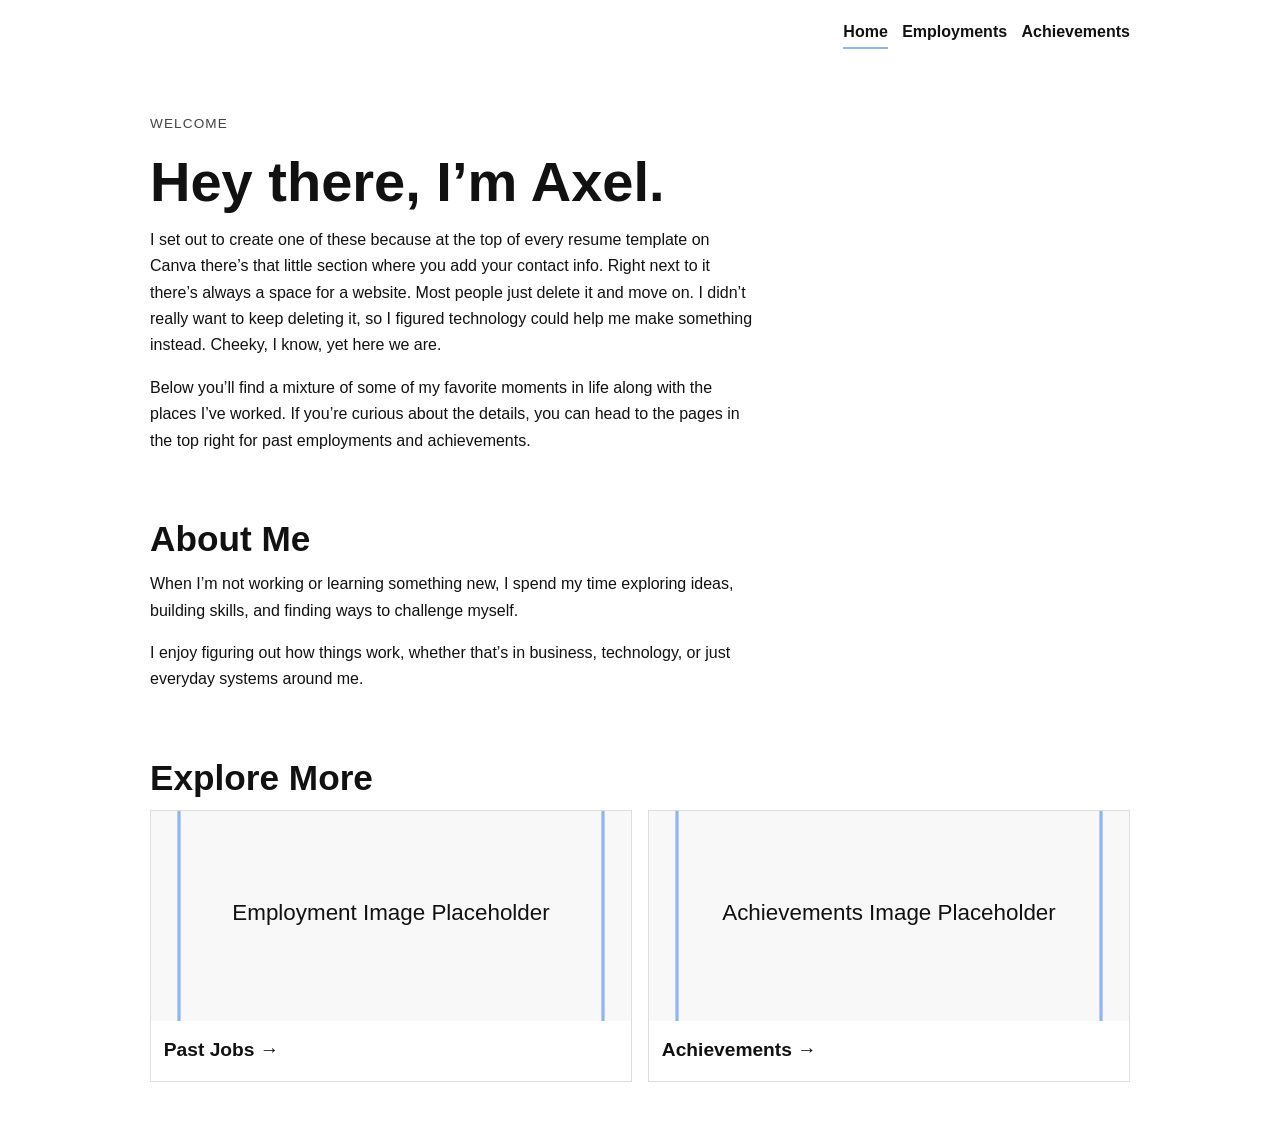
<file: index.html>
<!DOCTYPE html>
<html lang="en">
<head>
  <meta charset="UTF-8" />
  <meta name="viewport" content="width=device-width, initial-scale=1.0" />
  <title>Axel | Home</title>
  <link rel="stylesheet" href="style.css" />
</head>
<body>
  <header class="site-header">
    <nav aria-label="Primary" class="main-nav">
      <a href="index.html" aria-current="page">Home</a>
      <a href="employments.html">Employments</a>
      <a href="achievements.html">Achievements</a>
    </nav>
  </header>

  <main>
    <section class="hero section-space">
      <p class="eyebrow">Welcome</p>
      <h1>Hey there, I’m Axel.</h1>
      <p>
        I set out to create one of these because at the top of every resume template on Canva
        there’s that little section where you add your contact info. Right next to it there’s
        always a space for a website. Most people just delete it and move on. I didn’t really
        want to keep deleting it, so I figured technology could help me make something instead.
        Cheeky, I know, yet here we are.
      </p>
      <p>
        Below you’ll find a mixture of some of my favorite moments in life along with the places
        I’ve worked. If you’re curious about the details, you can head to the pages in the top
        right for past employments and achievements.
      </p>
    </section>

    <section class="section-space" aria-labelledby="about-heading">
      <h2 id="about-heading">About Me</h2>
      <p>
        When I’m not working or learning something new, I spend my time exploring ideas, building
        skills, and finding ways to challenge myself.
      </p>
      <p>
        I enjoy figuring out how things work, whether that’s in business, technology, or just
        everyday systems around me.
      </p>
    </section>

    <section class="section-space" aria-label="Page navigation cards">
      <h2>Explore More</h2>
      <div class="card-grid">
        <a class="nav-card" href="employments.html">
          <!-- Replace this placeholder image with a custom employment image later -->
          <img src="images/employments-placeholder.svg" alt="Placeholder visual for employments page" />
          <span>Past Jobs →</span>
        </a>

        <a class="nav-card" href="achievements.html">
          <!-- Replace this placeholder image with a custom achievements image later -->
          <img src="images/achievements-placeholder.svg" alt="Placeholder visual for achievements page" />
          <span>Achievements →</span>
        </a>
      </div>
    </section>
  </main>
</body>
</html>
</file>
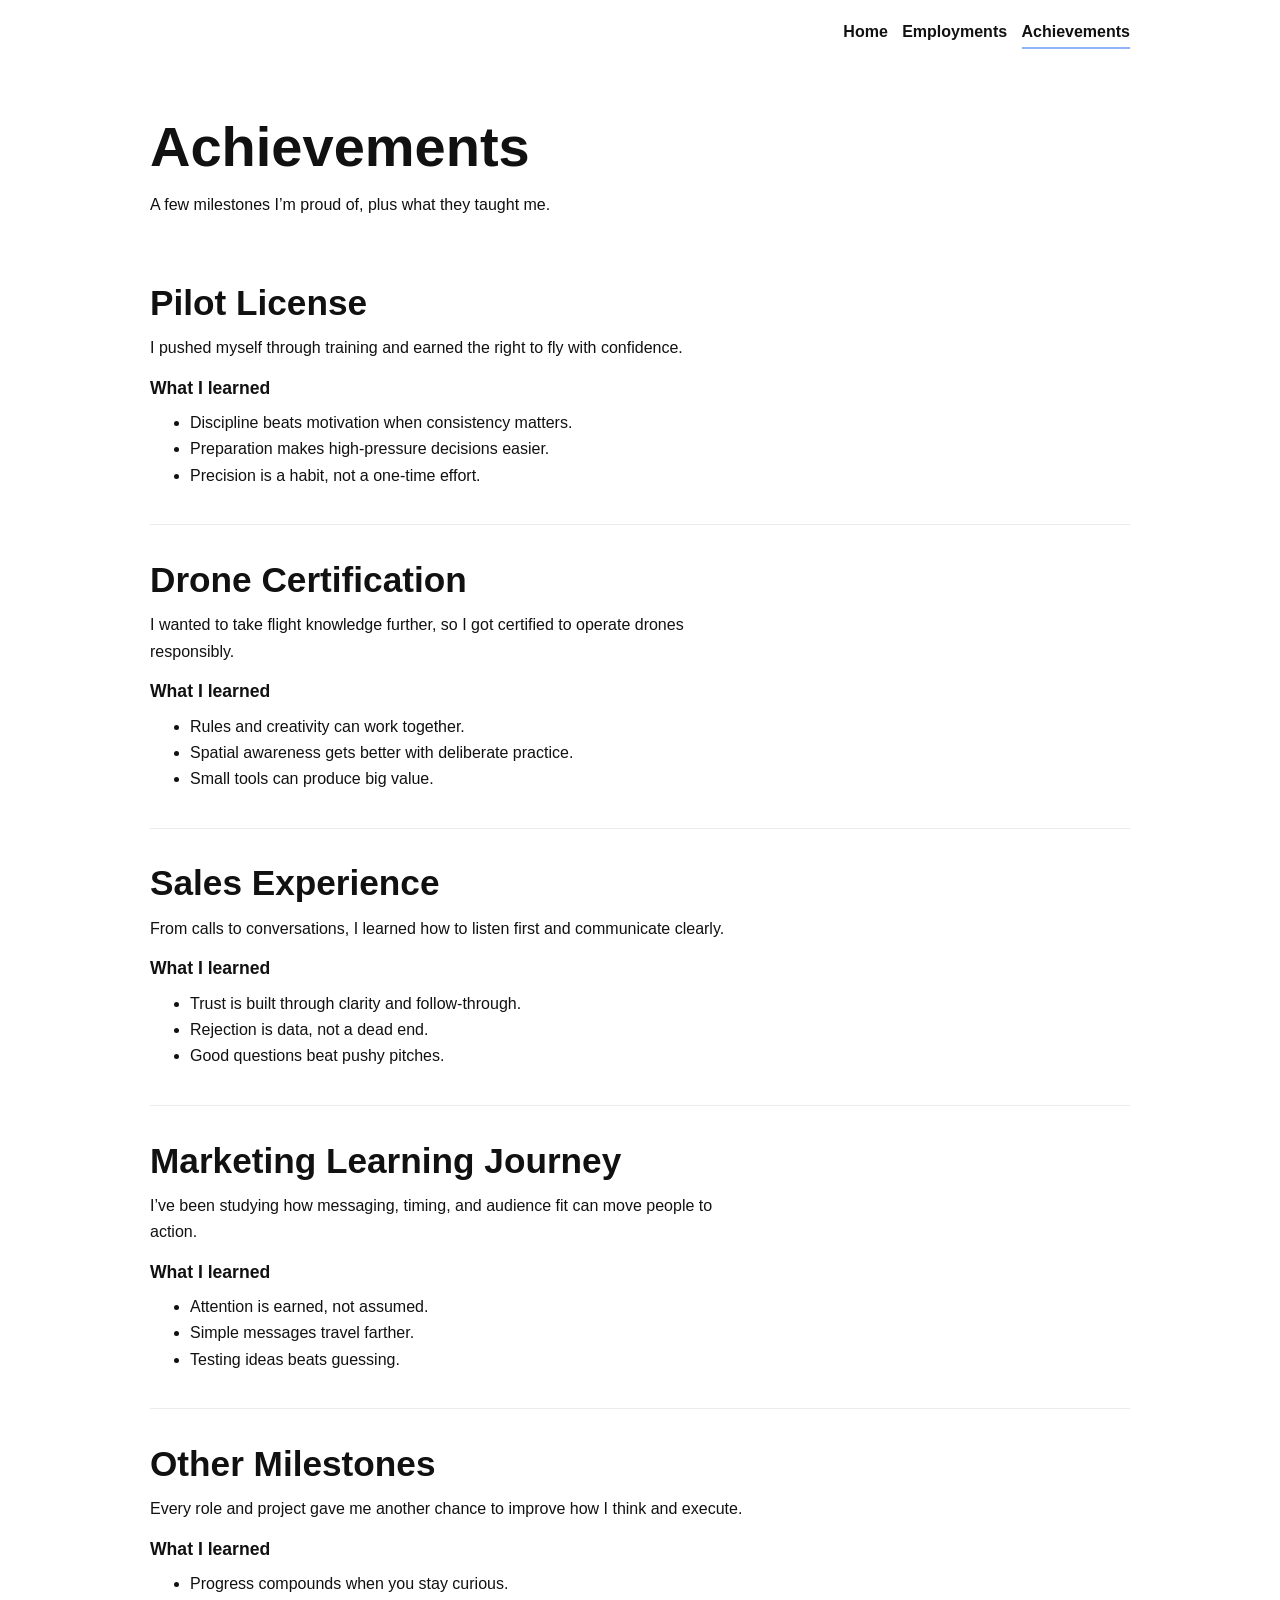
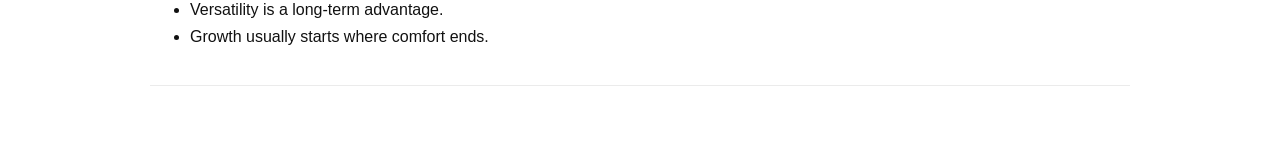
<file: achievements.html>
<!DOCTYPE html>
<html lang="en">
<head>
  <meta charset="UTF-8" />
  <meta name="viewport" content="width=device-width, initial-scale=1.0" />
  <title>Axel | Achievements</title>
  <link rel="stylesheet" href="style.css" />
</head>
<body>
  <header class="site-header">
    <nav aria-label="Primary" class="main-nav">
      <a href="index.html">Home</a>
      <a href="employments.html">Employments</a>
      <a href="achievements.html" aria-current="page">Achievements</a>
    </nav>
  </header>

  <main>
    <section class="section-space">
      <h1>Achievements</h1>
      <p>
        A few milestones I’m proud of, plus what they taught me.
      </p>
    </section>

    <section class="achievements section-space" aria-label="Achievements list">
      <article>
        <h2>Pilot License</h2>
        <p>I pushed myself through training and earned the right to fly with confidence.</p>
        <h3>What I learned</h3>
        <ul>
          <li>Discipline beats motivation when consistency matters.</li>
          <li>Preparation makes high-pressure decisions easier.</li>
          <li>Precision is a habit, not a one-time effort.</li>
        </ul>
      </article>

      <article>
        <h2>Drone Certification</h2>
        <p>I wanted to take flight knowledge further, so I got certified to operate drones responsibly.</p>
        <h3>What I learned</h3>
        <ul>
          <li>Rules and creativity can work together.</li>
          <li>Spatial awareness gets better with deliberate practice.</li>
          <li>Small tools can produce big value.</li>
        </ul>
      </article>

      <article>
        <h2>Sales Experience</h2>
        <p>From calls to conversations, I learned how to listen first and communicate clearly.</p>
        <h3>What I learned</h3>
        <ul>
          <li>Trust is built through clarity and follow-through.</li>
          <li>Rejection is data, not a dead end.</li>
          <li>Good questions beat pushy pitches.</li>
        </ul>
      </article>

      <article>
        <h2>Marketing Learning Journey</h2>
        <p>I’ve been studying how messaging, timing, and audience fit can move people to action.</p>
        <h3>What I learned</h3>
        <ul>
          <li>Attention is earned, not assumed.</li>
          <li>Simple messages travel farther.</li>
          <li>Testing ideas beats guessing.</li>
        </ul>
      </article>

      <article>
        <h2>Other Milestones</h2>
        <p>Every role and project gave me another chance to improve how I think and execute.</p>
        <h3>What I learned</h3>
        <ul>
          <li>Progress compounds when you stay curious.</li>
          <li>Versatility is a long-term advantage.</li>
          <li>Growth usually starts where comfort ends.</li>
        </ul>
      </article>
    </section>
  </main>
</body>
</html>
</file>
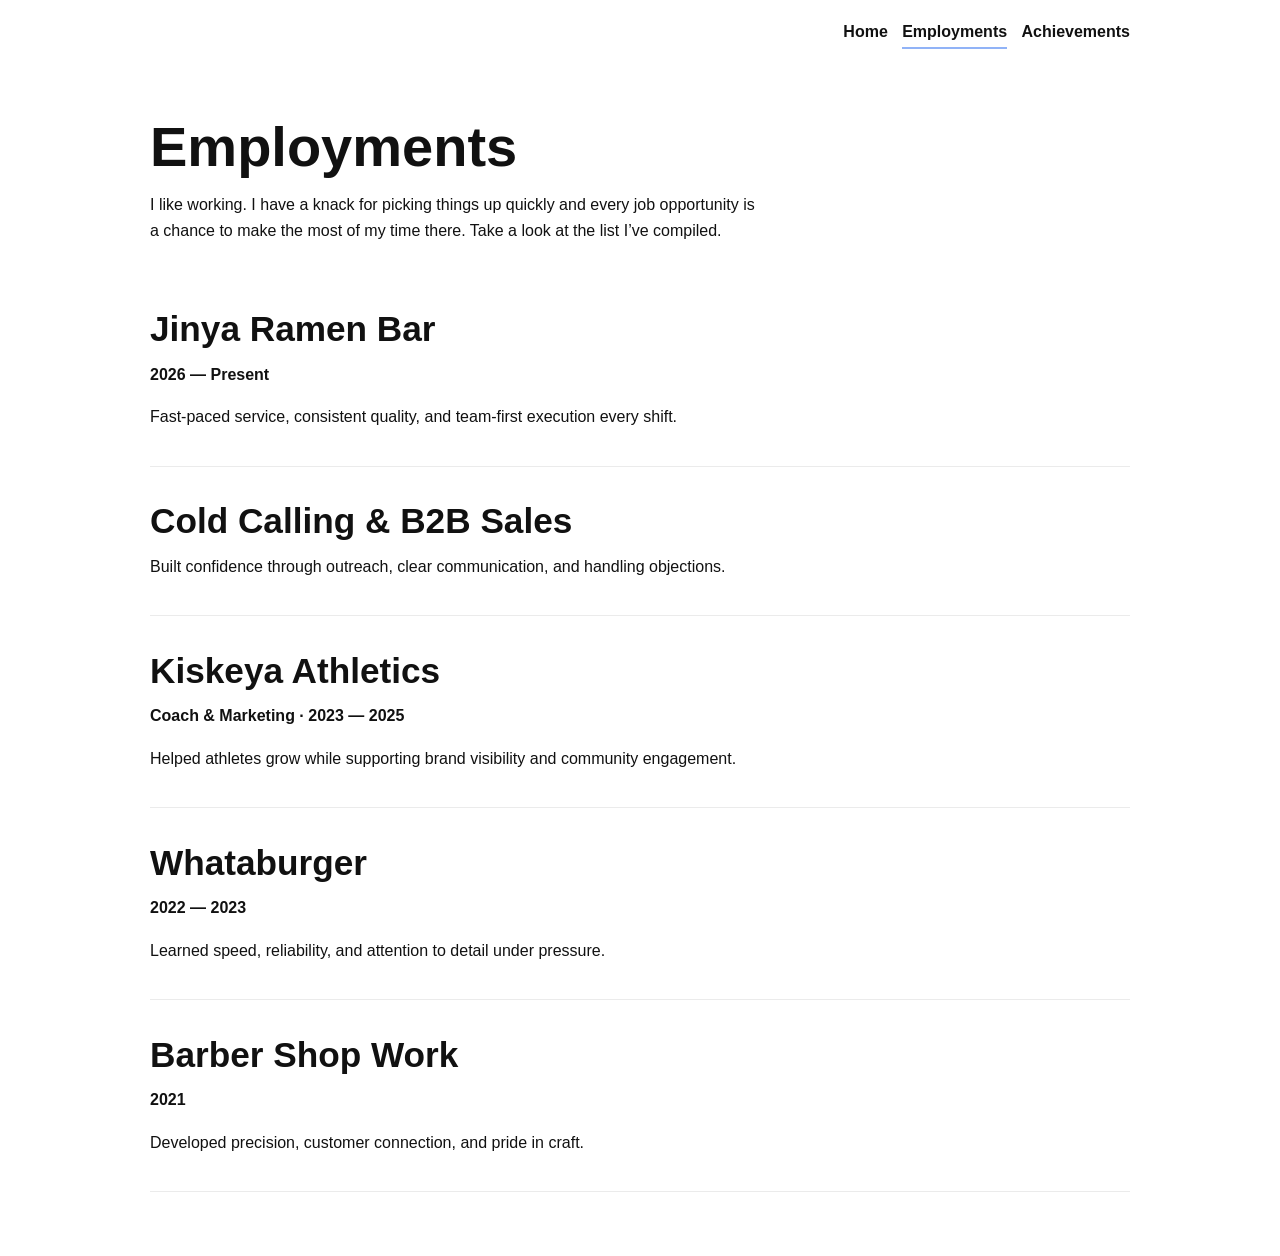
<file: employments.html>
<!DOCTYPE html>
<html lang="en">
<head>
  <meta charset="UTF-8" />
  <meta name="viewport" content="width=device-width, initial-scale=1.0" />
  <title>Axel | Employments</title>
  <link rel="stylesheet" href="style.css" />
</head>
<body>
  <header class="site-header">
    <nav aria-label="Primary" class="main-nav">
      <a href="index.html">Home</a>
      <a href="employments.html" aria-current="page">Employments</a>
      <a href="achievements.html">Achievements</a>
    </nav>
  </header>

  <main>
    <section class="section-space">
      <h1>Employments</h1>
      <p>
        I like working. I have a knack for picking things up quickly and every job opportunity is
        a chance to make the most of my time there. Take a look at the list I’ve compiled.
      </p>
    </section>

    <section class="jobs section-space" aria-label="Employment history">
      <article>
        <h2>Jinya Ramen Bar</h2>
        <p class="job-meta">2026 — Present</p>
        <p>Fast-paced service, consistent quality, and team-first execution every shift.</p>
      </article>

      <article>
        <h2>Cold Calling &amp; B2B Sales</h2>
        <p>Built confidence through outreach, clear communication, and handling objections.</p>
      </article>

      <article>
        <h2>Kiskeya Athletics</h2>
        <p class="job-meta">Coach &amp; Marketing · 2023 — 2025</p>
        <p>Helped athletes grow while supporting brand visibility and community engagement.</p>
      </article>

      <article>
        <h2>Whataburger</h2>
        <p class="job-meta">2022 — 2023</p>
        <p>Learned speed, reliability, and attention to detail under pressure.</p>
      </article>

      <article>
        <h2>Barber Shop Work</h2>
        <p class="job-meta">2021</p>
        <p>Developed precision, customer connection, and pride in craft.</p>
      </article>
    </section>
  </main>
</body>
</html>
</file>
<file: style.css>
:root {
  --background: #ffffff;
  --text: #111111;
  --accent: #91b3f7;
  --muted: #444444;
}

* {
  box-sizing: border-box;
}

body {
  margin: 0;
  background: var(--background);
  color: var(--text);
  font-family: "Inter", "Helvetica Neue", Arial, sans-serif;
  line-height: 1.65;
}

main {
  width: min(980px, 92%);
  margin: 0 auto 4rem;
}

.section-space {
  margin-top: 3rem;
}

.site-header {
  width: min(980px, 92%);
  margin: 1.2rem auto 0;
}

.main-nav {
  display: flex;
  justify-content: flex-end;
  gap: 0.9rem;
  flex-wrap: wrap;
}

.main-nav a {
  color: var(--text);
  text-decoration: none;
  border-bottom: 2px solid transparent;
  padding-bottom: 0.1rem;
  font-weight: 600;
}

.main-nav a:hover,
.main-nav a:focus-visible,
.main-nav a[aria-current="page"] {
  border-bottom-color: var(--accent);
}

h1,
h2,
h3 {
  line-height: 1.2;
  margin: 0 0 0.7rem;
}

h1 {
  font-size: clamp(2rem, 8vw, 3.5rem);
}

h2 {
  font-size: clamp(1.4rem, 5.8vw, 2.2rem);
}

h3 {
  font-size: 1.1rem;
}

p,
ul {
  margin: 0 0 1rem;
  max-width: 68ch;
}

.eyebrow {
  margin-bottom: 0.8rem;
  text-transform: uppercase;
  letter-spacing: 0.08em;
  color: var(--muted);
  font-size: 0.85rem;
}

.card-grid {
  display: grid;
  grid-template-columns: 1fr;
  gap: 1rem;
}

.nav-card {
  display: block;
  text-decoration: none;
  color: var(--text);
  border: 1px solid #dddddd;
  transition: transform 0.2s ease, border-color 0.2s ease;
}

.nav-card img {
  width: 100%;
  height: 210px;
  object-fit: cover;
  display: block;
}

.nav-card span {
  display: inline-block;
  margin: 0.8rem;
  font-size: 1.2rem;
  font-weight: 700;
  border-bottom: 2px solid transparent;
}

.nav-card:hover,
.nav-card:focus-visible {
  transform: translateY(-3px);
  border-color: var(--accent);
}

.nav-card:hover span,
.nav-card:focus-visible span {
  border-bottom-color: var(--accent);
}

.jobs article,
.achievements article {
  margin-bottom: 2.1rem;
  padding-bottom: 1.2rem;
  border-bottom: 1px solid #ebebeb;
}

.job-meta {
  font-weight: 700;
}

@media (min-width: 760px) {
  .section-space {
    margin-top: 4rem;
  }

  .card-grid {
    grid-template-columns: repeat(2, minmax(0, 1fr));
  }
}
</file>
